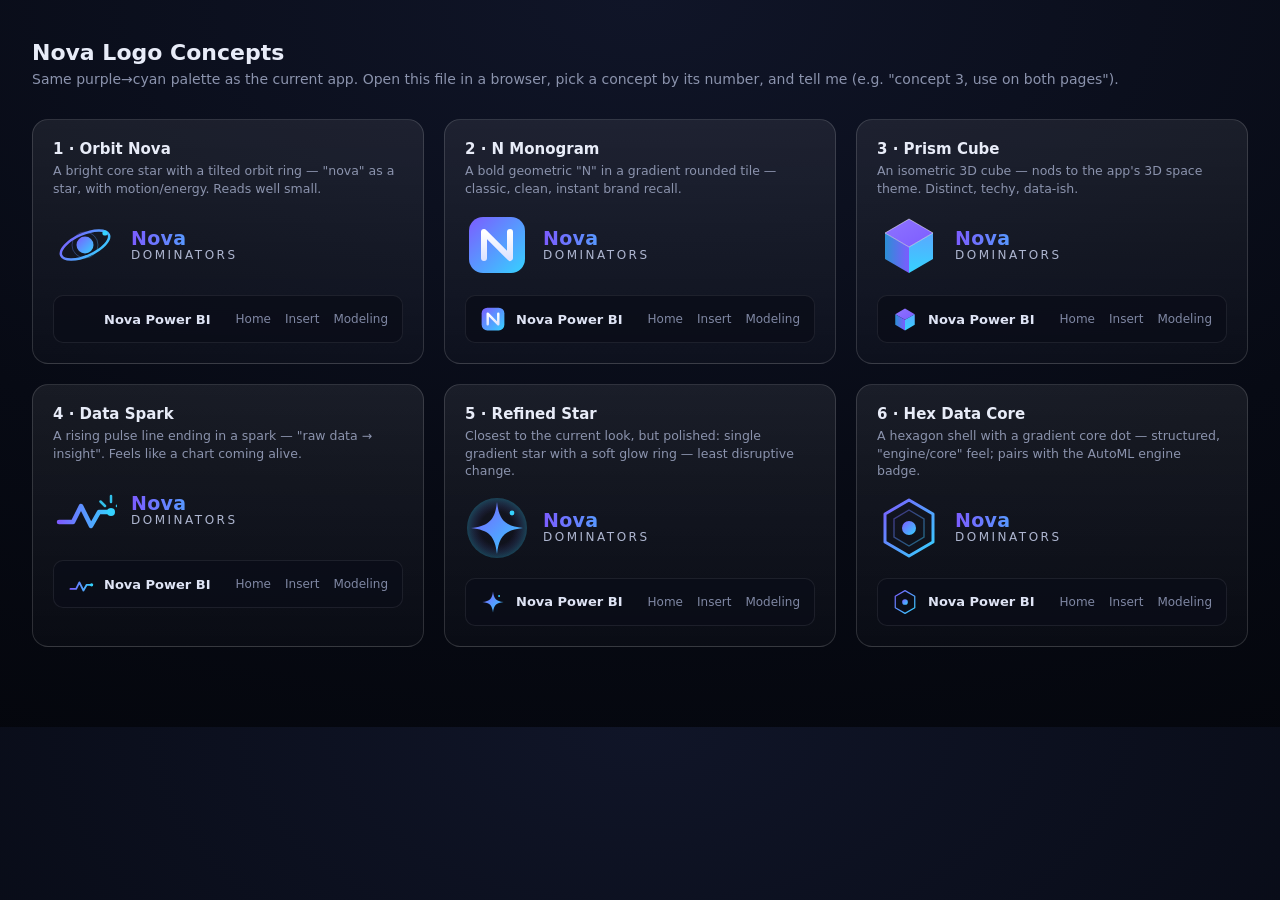
<file: logo-concepts.html>
<!doctype html>
<html lang="en">
<head>
<meta charset="utf-8">
<title>Nova Logo Concepts — pick one</title>
<style>
  :root { --purple:#7C5CFF; --cyan:#35D2FF; }
  * { box-sizing: border-box; margin: 0; }
  body {
    background: radial-gradient(120% 120% at 50% 0%, #101528 0%, #070a14 60%, #04060c 100%);
    color: #e8ecf8;
    font-family: "Segoe UI", system-ui, sans-serif;
    padding: 40px 32px 80px;
  }
  h1 { font-size: 22px; margin-bottom: 6px; }
  .hint { color: #8b93ad; font-size: 14px; margin-bottom: 32px; }
  .grid {
    display: grid;
    grid-template-columns: repeat(auto-fill, minmax(340px, 1fr));
    gap: 20px;
  }
  .concept {
    background: linear-gradient(180deg, rgba(255,255,255,0.07), rgba(255,255,255,0.02));
    border: 1px solid rgba(255,255,255,0.14);
    border-radius: 16px;
    padding: 20px;
  }
  .concept h2 { font-size: 15px; margin-bottom: 4px; }
  .concept .desc { font-size: 12.5px; color: #8b93ad; margin-bottom: 16px; line-height: 1.4; }
  .row { display: flex; align-items: center; gap: 14px; flex-wrap: wrap; }
  .mark { flex: 0 0 auto; }
  .wordmark { display: flex; flex-direction: column; line-height: 1.05; }
  .wordmark .b1 { font-size: 19px; font-weight: 750; letter-spacing: 0.3px;
    background: linear-gradient(90deg, var(--purple), var(--cyan));
    -webkit-background-clip: text; background-clip: text; color: transparent; }
  .wordmark .b2 { font-size: 12px; font-weight: 500; color: #aeb6d0; letter-spacing: 2.5px; text-transform: uppercase; }
  .sizes { display: flex; align-items: flex-end; gap: 16px; margin-top: 18px; padding-top: 14px; border-top: 1px dashed rgba(255,255,255,0.12); }
  .sizes span { font-size: 11px; color: #6d7590; display: block; text-align: center; margin-top: 6px; }
  .cell { display: flex; flex-direction: column; align-items: center; }
  /* context strip: how it looks in a ribbon */
  .ribbon {
    margin-top: 18px; padding: 10px 14px; border-radius: 10px;
    background: rgba(10, 13, 24, 0.8); border: 1px solid rgba(255,255,255,0.08);
    display: flex; align-items: center; gap: 10px;
  }
  .ribbon .rt { font-size: 13px; font-weight: 600; color: #dfe4f5; }
  .ribbon .tabs { margin-left: auto; display: flex; gap: 14px; font-size: 12px; color: #7f87a3; }
</style>
</head>
<body>
  <h1>Nova Logo Concepts</h1>
  <p class="hint">Same purple→cyan palette as the current app. Open this file in a browser, pick a concept by its number, and tell me (e.g. "concept 3, use on both pages").</p>

  <div class="grid">

    <!-- ============ CONCEPT 1: Orbit Nova ============ -->
    <div class="concept">
      <h2>1 · Orbit Nova</h2>
      <p class="desc">A bright core star with a tilted orbit ring — "nova" as a star, with motion/energy. Reads well small.</p>
      <div class="row">
        <svg class="mark" width="64" height="64" viewBox="0 0 64 64">
          <defs>
            <linearGradient id="c1g" x1="0%" y1="0%" x2="100%" y2="100%">
              <stop offset="0%" stop-color="#7C5CFF"/><stop offset="100%" stop-color="#35D2FF"/>
            </linearGradient>
          </defs>
          <ellipse cx="32" cy="32" rx="26" ry="11" fill="none" stroke="url(#c1g)" stroke-width="2.5"
                   transform="rotate(-24 32 32)"/>
          <circle cx="32" cy="32" r="8.5" fill="url(#c1g)"/>
          <circle cx="32" cy="32" r="13" fill="none" stroke="url(#c1g)" stroke-width="1" opacity="0.35"/>
          <circle cx="52" cy="20" r="2.6" fill="#35D2FF"/>
        </svg>
        <div class="wordmark"><span class="b1">Nova</span><span class="b2">Dominators</span></div>
      </div>
      <div class="ribbon">
        <svg width="26" height="26" viewBox="0 0 64 64"><use href="#c1u"/></svg>
        <span class="rt">Nova Power BI</span>
        <span class="tabs"><span>Home</span><span>Insert</span><span>Modeling</span></span>
      </div>
    </div>

    <!-- ============ CONCEPT 2: N Monogram ============ -->
    <div class="concept">
      <h2>2 · N Monogram</h2>
      <p class="desc">A bold geometric "N" in a gradient rounded tile — classic, clean, instant brand recall.</p>
      <div class="row">
        <svg class="mark" width="64" height="64" viewBox="0 0 64 64">
          <defs>
            <linearGradient id="c2g" x1="0%" y1="0%" x2="100%" y2="100%">
              <stop offset="0%" stop-color="#7C5CFF"/><stop offset="100%" stop-color="#35D2FF"/>
            </linearGradient>
            <linearGradient id="c2t" x1="0%" y1="0%" x2="0%" y2="100%">
              <stop offset="0%" stop-color="#ffffff"/><stop offset="100%" stop-color="#dfe4ff"/>
            </linearGradient>
          </defs>
          <rect x="4" y="4" width="56" height="56" rx="14" fill="url(#c2g)"/>
          <path d="M19 45 V19 l26 26 V19" fill="none" stroke="url(#c2t)" stroke-width="6"
                stroke-linecap="round" stroke-linejoin="round"/>
        </svg>
        <div class="wordmark"><span class="b1">Nova</span><span class="b2">Dominators</span></div>
      </div>
      <div class="ribbon">
        <svg width="26" height="26" viewBox="0 0 64 64">
          <rect x="4" y="4" width="56" height="56" rx="14" fill="url(#c2g)"/>
          <path d="M19 45 V19 l26 26 V19" fill="none" stroke="url(#c2t)" stroke-width="6" stroke-linecap="round" stroke-linejoin="round"/>
        </svg>
        <span class="rt">Nova Power BI</span>
        <span class="tabs"><span>Home</span><span>Insert</span><span>Modeling</span></span>
      </div>
    </div>

    <!-- ============ CONCEPT 3: Prism Cube ============ -->
    <div class="concept">
      <h2>3 · Prism Cube</h2>
      <p class="desc">An isometric 3D cube — nods to the app's 3D space theme. Distinct, techy, data-ish.</p>
      <div class="row">
        <svg class="mark" width="64" height="64" viewBox="0 0 64 64">
          <defs>
            <linearGradient id="c3a" x1="0%" y1="0%" x2="100%" y2="100%">
              <stop offset="0%" stop-color="#8f74ff"/><stop offset="100%" stop-color="#7C5CFF"/>
            </linearGradient>
            <linearGradient id="c3b" x1="0%" y1="0%" x2="0%" y2="100%">
              <stop offset="0%" stop-color="#5aa8ff"/><stop offset="100%" stop-color="#35D2FF"/>
            </linearGradient>
            <linearGradient id="c3c" x1="0%" y1="0%" x2="100%" y2="0%">
              <stop offset="0%" stop-color="#2b8fd4"/><stop offset="100%" stop-color="#7C5CFF"/>
            </linearGradient>
          </defs>
          <path d="M32 6 L56 20 L32 34 L8 20 Z" fill="url(#c3a)"/>
          <path d="M8 20 L32 34 L32 60 L8 46 Z" fill="url(#c3c)"/>
          <path d="M56 20 L32 34 L32 60 L56 46 Z" fill="url(#c3b)"/>
          <path d="M32 6 L56 20 L32 34 L8 20 Z" fill="none" stroke="rgba(255,255,255,0.5)" stroke-width="1"/>
        </svg>
        <div class="wordmark"><span class="b1">Nova</span><span class="b2">Dominators</span></div>
      </div>
      <div class="ribbon">
        <svg width="26" height="26" viewBox="0 0 64 64">
          <path d="M32 6 L56 20 L32 34 L8 20 Z" fill="url(#c3a)"/>
          <path d="M8 20 L32 34 L32 60 L8 46 Z" fill="url(#c3c)"/>
          <path d="M56 20 L32 34 L32 60 L56 46 Z" fill="url(#c3b)"/>
        </svg>
        <span class="rt">Nova Power BI</span>
        <span class="tabs"><span>Home</span><span>Insert</span><span>Modeling</span></span>
      </div>
    </div>

    <!-- ============ CONCEPT 4: Data Spark ============ -->
    <div class="concept">
      <h2>4 · Data Spark</h2>
      <p class="desc">A rising pulse line ending in a spark — "raw data → insight". Feels like a chart coming alive.</p>
      <div class="row">
        <svg class="mark" width="64" height="64" viewBox="0 0 64 64">
          <defs>
            <linearGradient id="c4g" x1="0%" y1="0%" x2="100%" y2="0%">
              <stop offset="0%" stop-color="#7C5CFF"/><stop offset="100%" stop-color="#35D2FF"/>
            </linearGradient>
          </defs>
          <path d="M6 44 L20 44 L28 28 L38 48 L46 34 L58 34" fill="none" stroke="url(#c4g)"
                stroke-width="4.5" stroke-linecap="round" stroke-linejoin="round"/>
          <circle cx="58" cy="34" r="4" fill="#35D2FF"/>
          <path d="M58 24 v-6 M66 34 h6 M64 28 l4.5 -4.5 M52 28 l-4.5 -4.5" stroke="#35D2FF"
                stroke-width="2.5" stroke-linecap="round" opacity="0.9"/>
        </svg>
        <div class="wordmark"><span class="b1">Nova</span><span class="b2">Dominators</span></div>
      </div>
      <div class="ribbon">
        <svg width="26" height="26" viewBox="0 0 64 64">
          <path d="M6 44 L20 44 L28 28 L38 48 L46 34 L58 34" fill="none" stroke="url(#c4g)" stroke-width="4.5" stroke-linecap="round" stroke-linejoin="round"/>
          <circle cx="58" cy="34" r="4" fill="#35D2FF"/>
        </svg>
        <span class="rt">Nova Power BI</span>
        <span class="tabs"><span>Home</span><span>Insert</span><span>Modeling</span></span>
      </div>
    </div>

    <!-- ============ CONCEPT 5: Refined Star ============ -->
    <div class="concept">
      <h2>5 · Refined Star</h2>
      <p class="desc">Closest to the current look, but polished: single gradient star with a soft glow ring — least disruptive change.</p>
      <div class="row">
        <svg class="mark" width="64" height="64" viewBox="0 0 64 64">
          <defs>
            <linearGradient id="c5g" x1="0%" y1="0%" x2="100%" y2="100%">
              <stop offset="0%" stop-color="#7C5CFF"/><stop offset="100%" stop-color="#35D2FF"/>
            </linearGradient>
            <radialGradient id="c5halo" cx="50%" cy="50%" r="50%">
              <stop offset="55%" stop-color="rgba(124,92,255,0)"/>
              <stop offset="100%" stop-color="rgba(53,210,255,0.25)"/>
            </radialGradient>
          </defs>
          <circle cx="32" cy="32" r="30" fill="url(#c5halo)"/>
          <path d="M32 6 C34 24 40 30 58 32 C40 34 34 40 32 58 C30 40 24 34 6 32 C24 30 30 24 32 6 Z"
                fill="url(#c5g)"/>
          <circle cx="47" cy="17" r="2.4" fill="#35D2FF"/>
        </svg>
        <div class="wordmark"><span class="b1">Nova</span><span class="b2">Dominators</span></div>
      </div>
      <div class="ribbon">
        <svg width="26" height="26" viewBox="0 0 64 64">
          <path d="M32 6 C34 24 40 30 58 32 C40 34 34 40 32 58 C30 40 24 34 6 32 C24 30 30 24 32 6 Z" fill="url(#c5g)"/>
          <circle cx="47" cy="17" r="2.4" fill="#35D2FF"/>
        </svg>
        <span class="rt">Nova Power BI</span>
        <span class="tabs"><span>Home</span><span>Insert</span><span>Modeling</span></span>
      </div>
    </div>

    <!-- ============ CONCEPT 6: Hex Data Core ============ -->
    <div class="concept">
      <h2>6 · Hex Data Core</h2>
      <p class="desc">A hexagon shell with a gradient core dot — structured, "engine/core" feel; pairs with the AutoML engine badge.</p>
      <div class="row">
        <svg class="mark" width="64" height="64" viewBox="0 0 64 64">
          <defs>
            <linearGradient id="c6g" x1="0%" y1="0%" x2="100%" y2="100%">
              <stop offset="0%" stop-color="#7C5CFF"/><stop offset="100%" stop-color="#35D2FF"/>
            </linearGradient>
          </defs>
          <path d="M32 4 L56 18 V46 L32 60 L8 46 V18 Z" fill="none" stroke="url(#c6g)" stroke-width="3" stroke-linejoin="round"/>
          <path d="M32 14 L47 23 V41 L32 50 L17 41 V23 Z" fill="none" stroke="url(#c6g)" stroke-width="1.4" opacity="0.45"/>
          <circle cx="32" cy="32" r="7" fill="url(#c6g)"/>
        </svg>
        <div class="wordmark"><span class="b1">Nova</span><span class="b2">Dominators</span></div>
      </div>
      <div class="ribbon">
        <svg width="26" height="26" viewBox="0 0 64 64">
          <path d="M32 4 L56 18 V46 L32 60 L8 46 V18 Z" fill="none" stroke="url(#c6g)" stroke-width="3" stroke-linejoin="round"/>
          <circle cx="32" cy="32" r="7" fill="url(#c6g)"/>
        </svg>
        <span class="rt">Nova Power BI</span>
        <span class="tabs"><span>Home</span><span>Insert</span><span>Modeling</span></span>
      </div>
    </div>

  </div>
</body>
</html>
</file>
